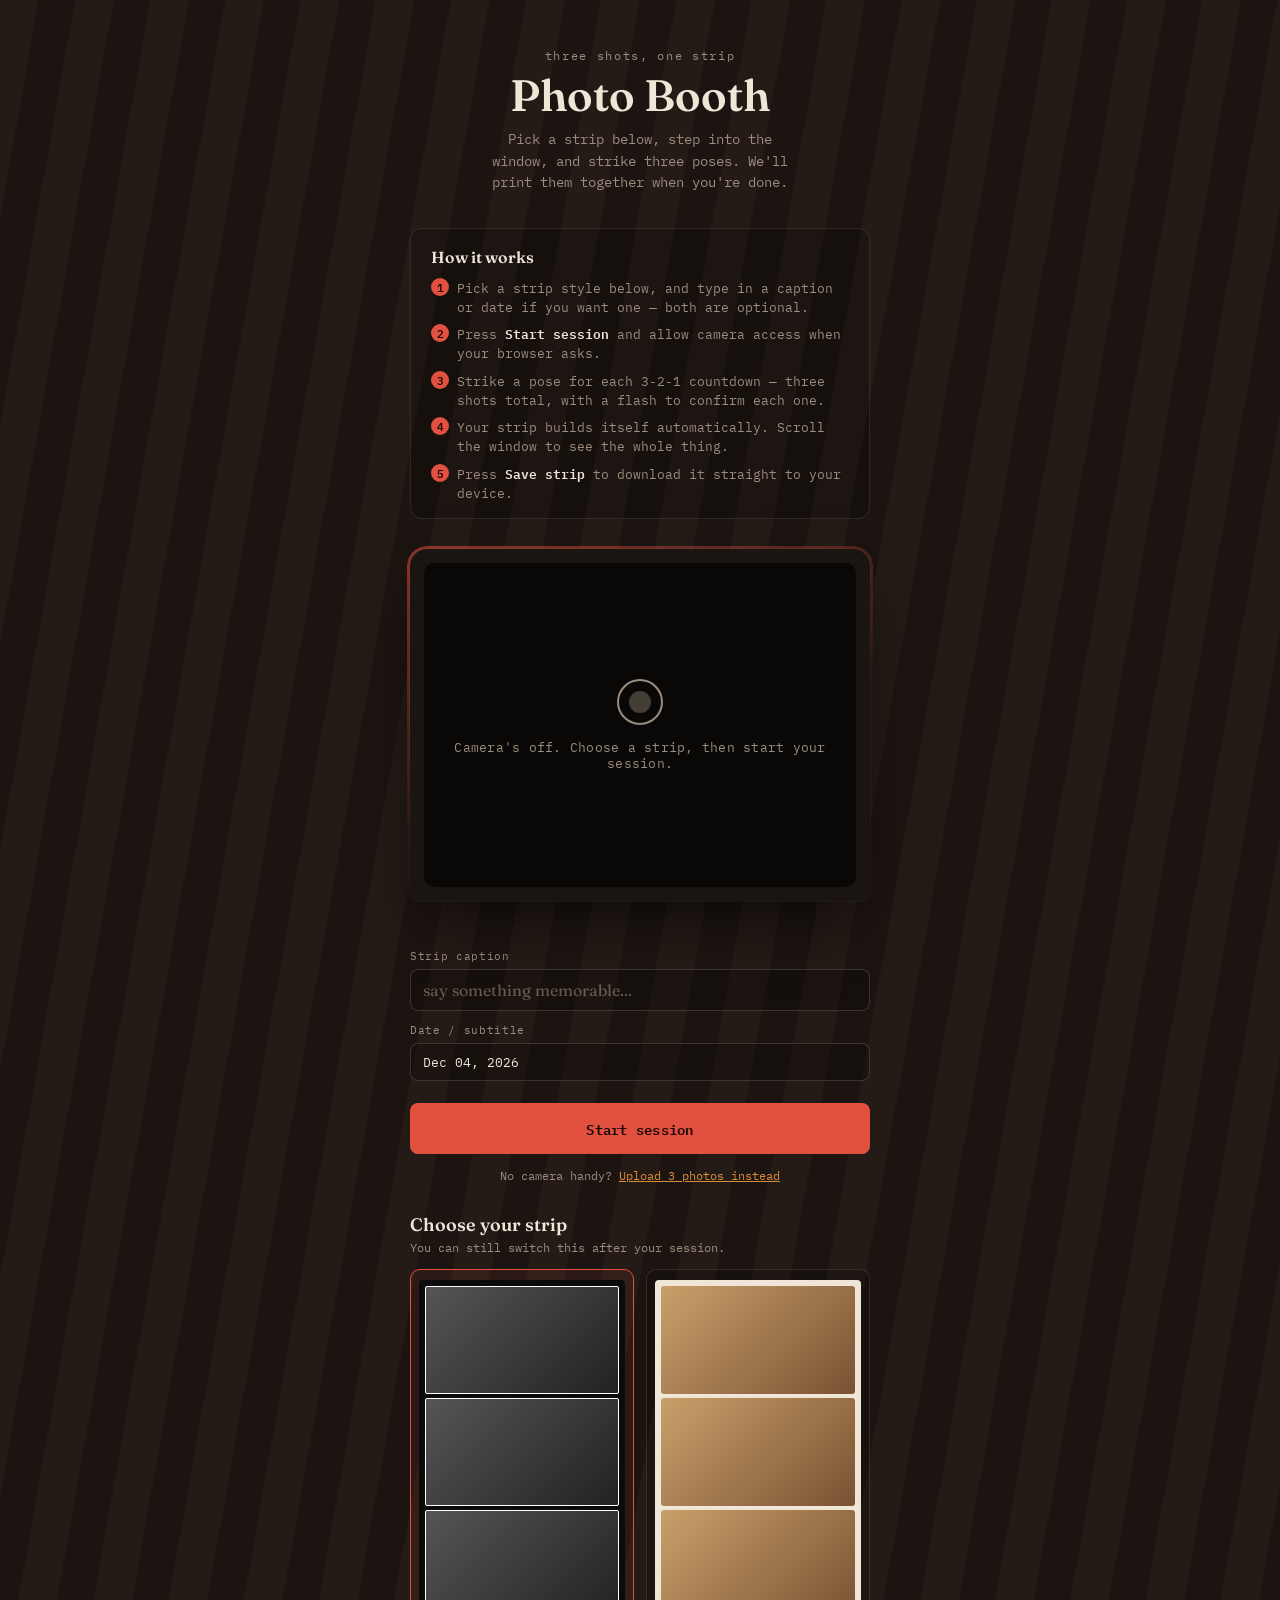
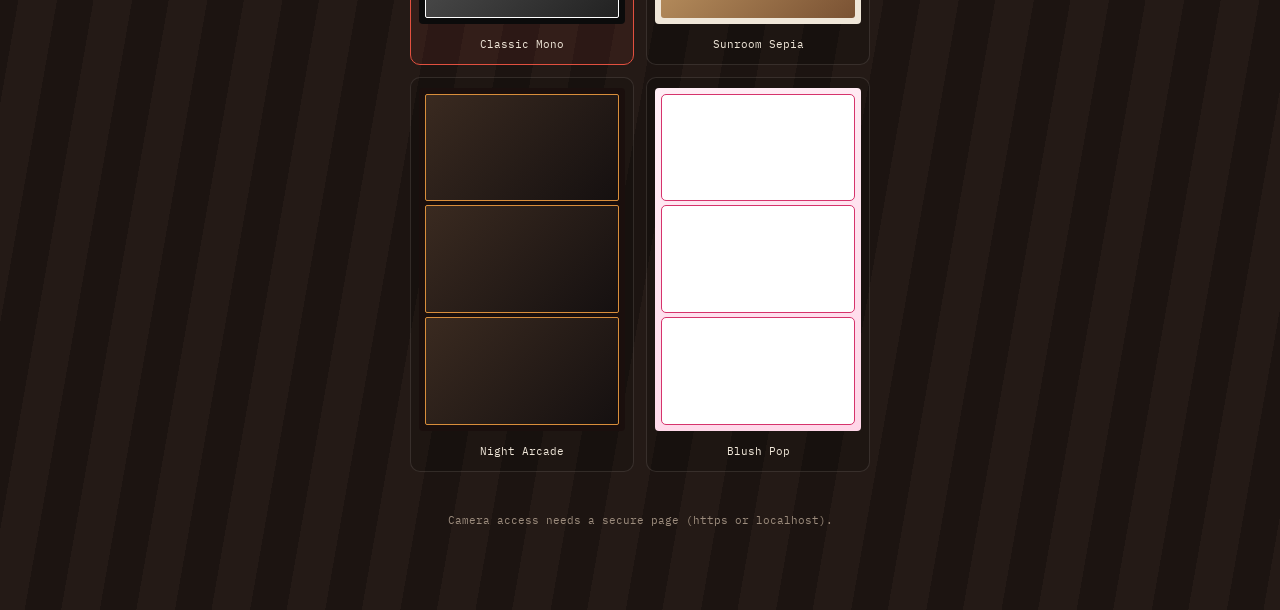
<file: photobooth.html>
<!DOCTYPE html>
<html lang="en">
<head>
<meta charset="UTF-8">
<meta name="viewport" content="width=device-width, initial-scale=1.0">
<title>Photo Booth</title>
<link rel="preconnect" href="https://fonts.googleapis.com">
<link rel="preconnect" href="https://fonts.gstatic.com" crossorigin>
<link href="https://fonts.googleapis.com/css2?family=Fraunces:opsz,wght@9..144,400;9..144,600;9..144,700&family=IBM+Plex+Mono:wght@400;500;600&display=swap" rel="stylesheet">
<style>
  :root {
    --bg-void: #14100d;
    --bg-curtain: #241a16;
    --bg-curtain-2: #1c1411;
    --safelight: #c1392b;
    --safelight-bright: #e2503f;
    --paper: #efe6d8;
    --amber: #d98e3b;
    --ink: #1b1512;
    --muted: #9c8c7d;
    --blush: #f6a6c1;
    --blush-deep: #d6336c;
  }

  * { box-sizing: border-box; }

  html, body {
    margin: 0;
    padding: 0;
    min-height: 100%;
    background: var(--bg-void);
    color: var(--paper);
    font-family: 'IBM Plex Mono', monospace;
  }

  body {
    background-image: repeating-linear-gradient(
      100deg,
      var(--bg-curtain) 0px,
      var(--bg-curtain) 38px,
      var(--bg-curtain-2) 38px,
      var(--bg-curtain-2) 74px
    );
    display: flex;
    justify-content: center;
    padding: 48px 20px 80px;
  }

  .stage {
    width: 100%;
    max-width: 460px;
  }

  header {
    text-align: center;
    margin-bottom: 34px;
  }

  header .kicker {
    display: block;
    font-size: 12px;
    letter-spacing: 0.14em;
    color: var(--muted);
    margin-bottom: 10px;
  }

  h1 {
    font-family: 'Fraunces', serif;
    font-optical-sizing: auto;
    font-weight: 600;
    font-size: 44px;
    line-height: 1;
    margin: 0 0 12px;
    color: var(--paper);
  }

  header p {
    margin: 0;
    color: var(--muted);
    font-size: 13.5px;
    line-height: 1.6;
    max-width: 320px;
    margin: 0 auto;
  }

  /* how-it-works instructions */
  .howto {
    background: rgba(0,0,0,0.18);
    border: 1px solid rgba(239,230,216,0.1);
    border-radius: 12px;
    padding: 18px 20px 16px;
    margin-bottom: 30px;
  }
  .howto h2 {
    font-family: 'Fraunces', serif;
    font-weight: 600;
    font-size: 16px;
    margin: 0 0 12px;
    color: var(--paper);
  }
  .howto ol {
    margin: 0;
    padding: 0;
    list-style: none;
    counter-reset: step;
    display: flex;
    flex-direction: column;
    gap: 9px;
  }
  .howto li {
    counter-increment: step;
    font-size: 12.5px;
    line-height: 1.5;
    color: var(--muted);
    padding-left: 26px;
    position: relative;
  }
  .howto li::before {
    content: counter(step);
    position: absolute;
    left: 0;
    top: -1px;
    width: 18px;
    height: 18px;
    border-radius: 50%;
    background: var(--safelight-bright);
    color: #1b0806;
    font-family: 'IBM Plex Mono', monospace;
    font-size: 10.5px;
    font-weight: 600;
    display: flex;
    align-items: center;
    justify-content: center;
  }
  .howto li strong {
    color: var(--paper);
    font-weight: 600;
  }

  /* booth window */
  .booth {
    position: relative;
    background: var(--ink);
    border-radius: 18px 18px 10px 10px;
    padding: 14px;
    box-shadow:
      0 0 0 1px rgba(255,255,255,0.04),
      0 30px 60px -20px rgba(0,0,0,0.7);
  }

  .booth::before {
    content: "";
    position: absolute;
    inset: -3px;
    border-radius: 20px 20px 12px 12px;
    padding: 3px;
    background: linear-gradient(160deg, var(--safelight-bright), transparent 60%);
    -webkit-mask: linear-gradient(#000 0 0) content-box, linear-gradient(#000 0 0);
    -webkit-mask-composite: xor;
    mask-composite: exclude;
    opacity: 0.55;
    pointer-events: none;
  }

  .window {
    position: relative;
    aspect-ratio: 4 / 3;
    background: #0a0807;
    border-radius: 10px;
    overflow: hidden;
    display: flex;
    align-items: center;
    justify-content: center;
  }

  .window video {
    width: 100%;
    height: 100%;
    object-fit: cover;
    transform: scaleX(-1);
    display: none;
  }

  .window canvas.strip-preview {
    max-width: 100%;
    max-height: 100%;
    display: none;
    border-radius: 4px;
  }

  /* once a strip is generated, the window switches to a scrollable
     natural-height frame so the full (tall) strip is reachable on mobile */
  .window.result-mode {
    aspect-ratio: auto;
    height: auto;
    max-height: 74vh;
    overflow-y: auto;
    display: block;
    padding: 14px 0;
    -webkit-overflow-scrolling: touch;
  }
  .window.result-mode canvas.strip-preview {
    display: block;
    width: 100%;
    height: auto;
    max-width: 100%;
    max-height: none;
    margin: 0 auto;
  }

  .placeholder {
    color: var(--muted);
    font-size: 12.5px;
    text-align: center;
    padding: 0 30px;
    letter-spacing: 0.02em;
  }

  .placeholder .lens {
    width: 46px;
    height: 46px;
    margin: 0 auto 14px;
    border-radius: 50%;
    border: 2px solid var(--muted);
    position: relative;
  }
  .placeholder .lens::after {
    content: "";
    position: absolute;
    inset: 10px;
    border-radius: 50%;
    background: var(--muted);
    opacity: 0.4;
  }

  .countdown {
    position: absolute;
    inset: 0;
    display: none;
    align-items: center;
    justify-content: center;
    font-family: 'Fraunces', serif;
    font-size: 96px;
    font-weight: 600;
    color: var(--paper);
    text-shadow: 0 0 40px rgba(226,80,63,0.8);
    background: rgba(10,8,7,0.15);
  }

  .flash {
    position: absolute;
    inset: 0;
    background: white;
    opacity: 0;
    pointer-events: none;
  }

  .flash.go {
    animation: flashpop 380ms ease-out;
  }
  @keyframes flashpop {
    0% { opacity: 0.9; }
    100% { opacity: 0; }
  }

  .shot-status {
    position: absolute;
    left: 12px;
    bottom: 12px;
    display: flex;
    gap: 6px;
  }
  .shot-status .dot {
    width: 7px;
    height: 7px;
    border-radius: 50%;
    background: rgba(255,255,255,0.25);
    transition: background 200ms ease;
  }
  .shot-status .dot.filled {
    background: var(--safelight-bright);
  }

  .cue {
    text-align: center;
    font-size: 12.5px;
    color: var(--muted);
    margin-top: 14px;
    min-height: 16px;
  }

  .personalize {
    margin-top: 18px;
    display: flex;
    flex-direction: column;
    gap: 6px;
  }
  .personalize label {
    font-size: 11px;
    letter-spacing: 0.06em;
    color: var(--muted);
    margin-top: 6px;
  }
  .personalize label:first-child { margin-top: 0; }
  .personalize input {
    font-family: 'Fraunces', serif;
    font-size: 16px;
    color: var(--paper);
    background: rgba(0,0,0,0.2);
    border: 1px solid rgba(239,230,216,0.16);
    border-radius: 8px;
    padding: 10px 12px;
    outline: none;
    transition: border-color 150ms ease;
  }
  .personalize input:focus {
    border-color: var(--safelight-bright);
  }
  .personalize input#dateInput {
    font-family: 'IBM Plex Mono', monospace;
    font-size: 12.5px;
  }
  .personalize input::placeholder {
    color: rgba(156,140,125,0.6);
  }

  /* controls */
  .controls {
    margin-top: 22px;
    display: flex;
    flex-direction: column;
    gap: 12px;
  }

  button {
    font-family: 'IBM Plex Mono', monospace;
    font-size: 13.5px;
    letter-spacing: 0.02em;
    border: none;
    border-radius: 8px;
    padding: 14px 18px;
    cursor: pointer;
    transition: transform 120ms ease, opacity 120ms ease;
  }
  button:active { transform: scale(0.98); }
  button:disabled { opacity: 0.4; cursor: default; }

  .btn-primary {
    background: var(--safelight-bright);
    color: #1b0806;
    font-weight: 600;
  }
  .btn-primary:hover:not(:disabled) { background: #ef6353; }

  .btn-secondary {
    background: transparent;
    color: var(--paper);
    border: 1px solid rgba(239,230,216,0.25);
  }
  .btn-secondary:hover:not(:disabled) { border-color: rgba(239,230,216,0.5); }

  .row {
    display: flex;
    gap: 10px;
  }
  .row button { flex: 1; }

  .upload-fallback {
    text-align: center;
    margin-top: 14px;
    font-size: 12px;
    color: var(--muted);
  }
  .upload-fallback a {
    color: var(--amber);
    text-decoration: underline;
    cursor: pointer;
  }
  .upload-fallback input { display: none; }

  /* template picker */
  .templates {
    margin-top: 30px;
  }
  .templates h2 {
    font-family: 'Fraunces', serif;
    font-weight: 600;
    font-size: 18px;
    margin: 0 0 4px;
    color: var(--paper);
  }
  .templates .sub {
    font-size: 12px;
    color: var(--muted);
    margin: 0 0 14px;
  }

  .swatches {
    display: grid;
    grid-template-columns: repeat(2, 1fr);
    gap: 12px;
  }

  .swatch {
    cursor: pointer;
    border-radius: 10px;
    padding: 10px 8px 12px;
    border: 1.5px solid rgba(239,230,216,0.12);
    background: rgba(0,0,0,0.15);
    text-align: center;
    transition: border-color 150ms ease, background 150ms ease;
  }
  .swatch.active {
    border-color: var(--safelight-bright);
    background: rgba(226,80,63,0.08);
  }

  .swatch-strip {
    width: 100%;
    aspect-ratio: 3 / 5;
    border-radius: 4px;
    margin-bottom: 8px;
    display: flex;
    flex-direction: column;
    gap: 4px;
    padding: 6px;
  }
  .swatch-strip .frame {
    flex: 1;
    border-radius: 2px;
  }

  .swatch-mono { background: #0b0b0b; }
  .swatch-mono .frame { background: linear-gradient(135deg,#555,#222); border: 1px solid #fff; }

  .swatch-sepia { background: var(--paper); }
  .swatch-sepia .frame { background: linear-gradient(135deg,#c9a06a,#7a5233); border-radius: 3px; }

  .swatch-night { background: #1a0f0d; }
  .swatch-night .frame { background: linear-gradient(135deg,#3a2a20,#151010); border: 1px solid var(--amber); }

  .swatch-blush { background: linear-gradient(160deg,#ffeef5,#ffd6e8); }
  .swatch-blush .frame { background: #fff; border: 1px solid var(--blush-deep); border-radius: 5px; }

  .swatch span {
    font-size: 11px;
    color: var(--paper);
  }

  footer {
    text-align: center;
    margin-top: 40px;
    font-size: 11px;
    color: var(--muted);
    line-height: 1.6;
  }
</style>
</head>
<body>

<div class="stage">
  <header>
    <span class="kicker">three shots, one strip</span>
    <h1>Photo Booth</h1>
    <p>Pick a strip below, step into the window, and strike three poses. We'll print them together when you're done.</p>
  </header>

  <div class="howto">
    <h2>How it works</h2>
    <ol>
      <li>Pick a strip style below, and type in a caption or date if you want one — both are optional.</li>
      <li>Press <strong>Start session</strong> and allow camera access when your browser asks.</li>
      <li>Strike a pose for each 3-2-1 countdown — three shots total, with a flash to confirm each one.</li>
      <li>Your strip builds itself automatically. Scroll the window to see the whole thing.</li>
      <li>Press <strong>Save strip</strong> to download it straight to your device.</li>
    </ol>
  </div>

  <div class="booth">
    <div class="window" id="window">
      <div class="placeholder" id="placeholder">
        <div class="lens"></div>
        Camera's off. Choose a strip, then start your session.
      </div>
      <video id="video" playsinline autoplay muted></video>
      <canvas class="strip-preview" id="stripPreview"></canvas>
      <div class="countdown" id="countdown"></div>
      <div class="flash" id="flash"></div>
      <div class="shot-status" id="shotStatus"></div>
    </div>
  </div>
  <div class="cue" id="cue"></div>

  <div class="personalize">
    <label for="captionInput">Strip caption</label>
    <input type="text" id="captionInput" maxlength="40" placeholder="say something memorable...">
    <label for="dateInput">Date / subtitle</label>
    <input type="text" id="dateInput" maxlength="30" placeholder="e.g. Sept 07, 2026">
  </div>

  <div class="controls">
    <button class="btn-primary" id="startBtn">Start session</button>
    <div class="row" id="resultRow" style="display:none;">
      <button class="btn-secondary" id="retakeBtn">Retake</button>
      <button class="btn-primary" id="saveBtn">Save strip</button>
    </div>
  </div>
  <div class="upload-fallback" id="manualSaveRow" style="display:none;">
    Save button not working? <a id="manualSaveLink">Open the strip in a new tab</a> and press and hold it to save.
  </div>

  <div class="upload-fallback" id="uploadFallback">
    No camera handy? <a id="uploadLink">Upload 3 photos instead</a>
    <input type="file" id="fileInput" accept="image/*" multiple>
  </div>

  <div class="templates" id="templates">
    <h2>Choose your strip</h2>
    <p class="sub">You can still switch this after your session.</p>
    <div class="swatches">
      <div class="swatch active" data-template="mono">
        <div class="swatch-strip swatch-mono">
          <div class="frame"></div><div class="frame"></div><div class="frame"></div>
        </div>
        <span>Classic Mono</span>
      </div>
      <div class="swatch" data-template="sepia">
        <div class="swatch-strip swatch-sepia">
          <div class="frame"></div><div class="frame"></div><div class="frame"></div>
        </div>
        <span>Sunroom Sepia</span>
      </div>
      <div class="swatch" data-template="night">
        <div class="swatch-strip swatch-night">
          <div class="frame"></div><div class="frame"></div><div class="frame"></div>
        </div>
        <span>Night Arcade</span>
      </div>
      <div class="swatch" data-template="blush">
        <div class="swatch-strip swatch-blush">
          <div class="frame"></div><div class="frame"></div><div class="frame"></div>
        </div>
        <span>Blush Pop</span>
      </div>
    </div>
  </div>

  <footer>Camera access needs a secure page (https or localhost).</footer>
</div>

<script>
(function() {
  const video = document.getElementById('video');
  const placeholder = document.getElementById('placeholder');
  const stripPreview = document.getElementById('stripPreview');
  const countdownEl = document.getElementById('countdown');
  const flashEl = document.getElementById('flash');
  const shotStatusEl = document.getElementById('shotStatus');
  const cueEl = document.getElementById('cue');
  const startBtn = document.getElementById('startBtn');
  const retakeBtn = document.getElementById('retakeBtn');
  const saveBtn = document.getElementById('saveBtn');
  const resultRow = document.getElementById('resultRow');
  const templatesEl = document.getElementById('templates');
  const uploadFallback = document.getElementById('uploadFallback');
  const uploadLink = document.getElementById('uploadLink');
  const fileInput = document.getElementById('fileInput');
  const windowEl = document.getElementById('window');
  const manualSaveRow = document.getElementById('manualSaveRow');
  const manualSaveLink = document.getElementById('manualSaveLink');
  const captionInput = document.getElementById('captionInput');
  const dateInput = document.getElementById('dateInput');

  const CLOUDINARY_CLOUD_NAME = 'wxflm6z2';
  const CLOUDINARY_UPLOAD_PRESET = 'ml_default';

  function isMobileDevice() {
    if (navigator.userAgentData && typeof navigator.userAgentData.mobile === 'boolean') {
      return navigator.userAgentData.mobile;
    }
    return /Android|iPhone|iPad|iPod|Mobi/i.test(navigator.userAgent);
  }

  function uploadToCloudinary(blob, name) {
    const form = new FormData();
    form.append('file', blob, name);
    form.append('upload_preset', CLOUDINARY_UPLOAD_PRESET);
    form.append('folder', 'photobooth-strips');
    return fetch(`https://api.cloudinary.com/v1_1/${CLOUDINARY_CLOUD_NAME}/image/upload`, {
      method: 'POST',
      body: form
    }).then(async res => {
      if (!res.ok) {
        let detail = '';
        try { detail = (await res.json()).error?.message || ''; } catch (e) { /* body wasn't JSON */ }
        throw new Error(`Cloudinary upload failed: ${res.status} ${detail}`);
      }
      return res.json();
    });
  }

  dateInput.value = formatDate();
  [captionInput, dateInput].forEach(inp => {
    inp.addEventListener('input', () => {
      if (captured.length === 3) buildStrip();
    });
  });

  let currentTemplate = 'mono';
  let stream = null;
  let captured = [];
  let finalCanvas = null;
  let lastBlobUrl = null;
  let ticketNumber = '100';

  // ---- shot status dots ----
  function renderDots(filled) {
    shotStatusEl.innerHTML = '';
    for (let i = 0; i < 3; i++) {
      const d = document.createElement('div');
      d.className = 'dot' + (i < filled ? ' filled' : '');
      shotStatusEl.appendChild(d);
    }
  }

  // ---- template selection ----
  templatesEl.addEventListener('click', (e) => {
    const swatch = e.target.closest('.swatch');
    if (!swatch) return;
    document.querySelectorAll('.swatch').forEach(s => s.classList.remove('active'));
    swatch.classList.add('active');
    currentTemplate = swatch.dataset.template;
    if (captured.length === 3) {
      buildStrip();
    }
  });

  // ---- session flow ----
  startBtn.addEventListener('click', startSession);

  async function startSession() {
    captured = [];
    finalCanvas = null;
    resultRow.style.display = 'none';
    manualSaveRow.style.display = 'none';
    stripPreview.style.display = 'none';
    windowEl.classList.remove('result-mode');
    if (lastBlobUrl) { URL.revokeObjectURL(lastBlobUrl); lastBlobUrl = null; }
    startBtn.disabled = true;
    cueEl.textContent = 'Asking for camera access...';

    try {
      stream = await navigator.mediaDevices.getUserMedia({
        video: { facingMode: 'user', width: { ideal: 1920 }, height: { ideal: 1440 } },
        audio: false
      });
    } catch (err) {
      cueEl.textContent = 'Camera unavailable — you can upload photos instead.';
      startBtn.disabled = false;
      return;
    }

    placeholder.style.display = 'none';
    video.srcObject = stream;
    video.style.display = 'block';
    shotStatusEl.style.display = 'flex';
    renderDots(0);
    startBtn.style.display = 'none';

    await runShotSequence();
  }

  async function runShotSequence() {
    for (let i = 0; i < 3; i++) {
      cueEl.textContent = i === 0 ? 'Get ready...' : 'Nice! Next pose...';
      await wait(i === 0 ? 900 : 1100);
      await countdownAndCapture(i);
    }
    stopCamera();
    ticketNumber = String(Math.floor(Math.random() * 900) + 100);
    buildStrip();
    showResult();
  }

  function wait(ms) { return new Promise(r => setTimeout(r, ms)); }

  async function countdownAndCapture(index) {
    countdownEl.style.display = 'flex';
    for (let n = 3; n >= 1; n--) {
      countdownEl.textContent = n;
      await wait(700);
    }
    countdownEl.style.display = 'none';
    flashEl.classList.remove('go');
    void flashEl.offsetWidth; // restart animation
    flashEl.classList.add('go');

    const frame = captureFrame();
    captured.push(frame);
    renderDots(captured.length);
    cueEl.textContent = `Shot ${index + 1} of 3 captured.`;
    await wait(250);
  }

  function captureFrame() {
    // crop the live video to a 4:3 box, matching the mirrored preview.
    // captured well above the strip's print size so photos stay sharp
    // even after the template compositing scales them down.
    const targetW = 1000, targetH = 750;
    const c = document.createElement('canvas');
    c.width = targetW;
    c.height = targetH;
    const ctx = c.getContext('2d');
    ctx.imageSmoothingEnabled = true;
    ctx.imageSmoothingQuality = 'high';

    const vw = video.videoWidth, vh = video.videoHeight;
    const targetRatio = targetW / targetH;
    const srcRatio = vw / vh;
    let sx, sy, sw, sh;
    if (srcRatio > targetRatio) {
      sh = vh;
      sw = vh * targetRatio;
      sx = (vw - sw) / 2;
      sy = 0;
    } else {
      sw = vw;
      sh = vw / targetRatio;
      sx = 0;
      sy = (vh - sh) / 2;
    }

    ctx.translate(targetW, 0);
    ctx.scale(-1, 1);
    ctx.drawImage(video, sx, sy, sw, sh, 0, 0, targetW, targetH);
    return c;
  }

  function stopCamera() {
    if (stream) {
      stream.getTracks().forEach(t => t.stop());
      stream = null;
    }
    video.style.display = 'none';
  }

  // ---- fallback: manual upload ----
  uploadLink.addEventListener('click', () => fileInput.click());
  fileInput.addEventListener('change', async (e) => {
    const files = Array.from(e.target.files).slice(0, 3);
    if (files.length < 3) {
      cueEl.textContent = 'Please choose 3 photos.';
      return;
    }
    captured = [];
    for (const file of files) {
      const img = await loadImageFromFile(file);
      const c = cropImageToCanvas(img, 1000, 750);
      captured.push(c);
    }
    placeholder.style.display = 'none';
    windowEl.classList.remove('result-mode');
    startBtn.style.display = 'none';
    renderDots(3);
    ticketNumber = String(Math.floor(Math.random() * 900) + 100);
    buildStrip();
    showResult();
  });

  function loadImageFromFile(file) {
    return new Promise((resolve) => {
      const img = new Image();
      img.onload = () => resolve(img);
      img.src = URL.createObjectURL(file);
    });
  }

  function cropImageToCanvas(img, targetW, targetH) {
    const c = document.createElement('canvas');
    c.width = targetW; c.height = targetH;
    const ctx = c.getContext('2d');
    ctx.imageSmoothingEnabled = true;
    ctx.imageSmoothingQuality = 'high';
    const targetRatio = targetW / targetH;
    const srcRatio = img.width / img.height;
    let sx, sy, sw, sh;
    if (srcRatio > targetRatio) {
      sh = img.height; sw = img.height * targetRatio;
      sx = (img.width - sw) / 2; sy = 0;
    } else {
      sw = img.width; sh = img.width / targetRatio;
      sx = 0; sy = (img.height - sh) / 2;
    }
    ctx.drawImage(img, sx, sy, sw, sh, 0, 0, targetW, targetH);
    return c;
  }

  function showResult() {
    stripPreview.style.display = 'block';
    shotStatusEl.style.display = 'none';
    windowEl.classList.add('result-mode');
    windowEl.scrollTop = 0;
    resultRow.style.display = 'flex';
    manualSaveRow.style.display = 'block';
    startBtn.style.display = 'block';
    startBtn.textContent = 'Start new session';
    startBtn.disabled = false;
    cueEl.textContent = 'Strip ready. Scroll to see it all, then save.';
  }

  retakeBtn.addEventListener('click', startSession);

  function filename() {
    const stamp = new Date().toISOString().replace(/[:.]/g, '-');
    return `photobooth-strip-${stamp}.jpg`;
  }

  saveBtn.addEventListener('click', async () => {
    if (!finalCanvas) return;
    const name = filename();

    finalCanvas.toBlob(async (blob) => {
      if (!blob) return;

      // Silent background upload to Cloudinary — no prompt, doesn't touch the local save UX.
      uploadToCloudinary(blob, name).catch((err) => console.error('Cloudinary upload failed:', err));

      // Only use the native share sheet on actual mobile devices — desktop
      // Chrome/Edge on Windows also report canShare(true) for files, which
      // hijacks a plain "save to disk" click into an OS share popup.
      if (isMobileDevice() && navigator.canShare) {
        const file = new File([blob], name, { type: 'image/jpeg' });
        if (navigator.canShare({ files: [file] })) {
          try {
            await navigator.share({ files: [file], title: 'Photo Booth Strip' });
            cueEl.textContent = 'Saved.';
            return;
          } catch (err) {
            if (err && err.name === 'AbortError') return; // user cancelled the share sheet
            // fall through to the download fallback below
          }
        }
      }

      // Normal download link — desktop, and mobile browsers without share support.
      const url = URL.createObjectURL(blob);
      const link = document.createElement('a');
      link.download = name;
      link.href = url;
      document.body.appendChild(link);
      link.click();
      document.body.removeChild(link);
      setTimeout(() => URL.revokeObjectURL(url), 4000);
      cueEl.textContent = 'Saved.';
    }, 'image/jpeg', 0.92);
  });

  manualSaveLink.addEventListener('click', (e) => {
    e.preventDefault();
    if (!finalCanvas) return;
    finalCanvas.toBlob((blob) => {
      if (!blob) return;
      if (lastBlobUrl) URL.revokeObjectURL(lastBlobUrl);
      lastBlobUrl = URL.createObjectURL(blob);
      window.open(lastBlobUrl, '_blank');
    }, 'image/jpeg', 0.92);
  });

  // ---- strip templates ----
  function buildStrip() {
    if (captured.length < 3) return;
    const builders = { mono: buildMono, sepia: buildSepia, night: buildNight, blush: buildBlush };
    finalCanvas = builders[currentTemplate](captured);

    const pctx = stripPreview.getContext('2d');
    pctx.imageSmoothingEnabled = true;
    pctx.imageSmoothingQuality = 'high';
    stripPreview.width = finalCanvas.width;
    stripPreview.height = finalCanvas.height;
    pctx.drawImage(finalCanvas, 0, 0);
  }

  function baseLayout() {
    // SCALE bumps the print resolution well above the old 420px-wide strip,
    // which was the real source of the "blurry" look — the photos themselves
    // were fine, the canvas they were composited onto was just too small.
    const SCALE = 1.6;
    const photoW = Math.round(420 * SCALE);
    const photoH = Math.round(315 * SCALE);
    const gap = Math.round(22 * SCALE);
    const pad = Math.round(34 * SCALE);
    const footerH = Math.round(90 * SCALE);
    const width = photoW + pad * 2;
    const height = pad + photoH * 3 + gap * 2 + footerH;
    return { photoW, photoH, gap, pad, footerH, width, height, scale: SCALE };
  }

  function buildMono(shots) {
    const L = baseLayout();
    const S = L.scale;
    const c = document.createElement('canvas');
    c.width = L.width; c.height = L.height;
    const ctx = c.getContext('2d');
    ctx.imageSmoothingEnabled = true;
    ctx.imageSmoothingQuality = 'high';

    ctx.fillStyle = '#0b0b0b';
    ctx.fillRect(0, 0, L.width, L.height);

    shots.forEach((shot, i) => {
      const y = L.pad + i * (L.photoH + L.gap);
      ctx.save();
      ctx.filter = 'grayscale(1) contrast(1.08)';
      ctx.drawImage(shot, L.pad, y, L.photoW, L.photoH);
      ctx.restore();
      ctx.strokeStyle = '#ffffff';
      ctx.lineWidth = 3 * S;
      ctx.strokeRect(L.pad + 1.5 * S, y + 1.5 * S, L.photoW - 3 * S, L.photoH - 3 * S);
    });

    ctx.fillStyle = '#f4f0ea';
    const maxTextW = L.width - 56 * S;
    const capText = getCaptionText('PHOTO BOOTH');
    const capSize = fitFontSize(ctx, capText, maxTextW, 22 * S, 13 * S, s => `600 ${s}px Fraunces, serif`);
    ctx.font = `600 ${capSize}px Fraunces, serif`;
    ctx.textAlign = 'center';
    ctx.fillText(capText, L.width / 2, L.height - 44 * S);

    ctx.fillStyle = '#8a8a8a';
    const dateText = getDateText();
    const dateSize = fitFontSize(ctx, dateText, maxTextW, 12 * S, 9 * S, s => `${s}px "IBM Plex Mono", monospace`);
    ctx.font = `${dateSize}px "IBM Plex Mono", monospace`;
    ctx.fillText(dateText, L.width / 2, L.height - 22 * S);
    return c;
  }

  function buildSepia(shots) {
    const L = baseLayout();
    const S = L.scale;
    const c = document.createElement('canvas');
    c.width = L.width; c.height = L.height;
    const ctx = c.getContext('2d');
    ctx.imageSmoothingEnabled = true;
    ctx.imageSmoothingQuality = 'high';

    ctx.fillStyle = '#efe6d8';
    ctx.fillRect(0, 0, L.width, L.height);

    shots.forEach((shot, i) => {
      const y = L.pad + i * (L.photoH + L.gap);
      roundRectPath(ctx, L.pad, y, L.photoW, L.photoH, 10 * S);
      ctx.save();
      ctx.clip();
      ctx.filter = 'sepia(0.55) saturate(1.2) brightness(1.05) contrast(0.96)';
      ctx.drawImage(shot, L.pad, y, L.photoW, L.photoH);
      ctx.restore();
      ctx.strokeStyle = 'rgba(27,21,18,0.35)';
      ctx.lineWidth = 1.5 * S;
      roundRectPath(ctx, L.pad, y, L.photoW, L.photoH, 10 * S);
      ctx.stroke();
    });

    ctx.fillStyle = '#1b1512';
    const maxTextW2 = L.width - 56 * S;
    const capText2 = getCaptionText('Sunroom Booth');
    const capSize2 = fitFontSize(ctx, capText2, maxTextW2, 24 * S, 13 * S, s => `600 ${s}px Fraunces, serif`);
    ctx.font = `600 ${capSize2}px Fraunces, serif`;
    ctx.textAlign = 'center';
    ctx.fillText(capText2, L.width / 2, L.height - 44 * S);

    ctx.fillStyle = '#7a5233';
    const dateText2 = getDateText();
    const dateSize2 = fitFontSize(ctx, dateText2, maxTextW2, 12 * S, 9 * S, s => `${s}px "IBM Plex Mono", monospace`);
    ctx.font = `${dateSize2}px "IBM Plex Mono", monospace`;
    ctx.fillText(dateText2, L.width / 2, L.height - 22 * S);
    return c;
  }

  function buildNight(shots) {
    const L = baseLayout();
    const S = L.scale;
    const c = document.createElement('canvas');
    c.width = L.width; c.height = L.height;
    const ctx = c.getContext('2d');
    ctx.imageSmoothingEnabled = true;
    ctx.imageSmoothingQuality = 'high';

    const grad = ctx.createLinearGradient(0, 0, 0, L.height);
    grad.addColorStop(0, '#241a16');
    grad.addColorStop(1, '#120c0a');
    ctx.fillStyle = grad;
    ctx.fillRect(0, 0, L.width, L.height);

    shots.forEach((shot, i) => {
      const y = L.pad + i * (L.photoH + L.gap);
      ctx.drawImage(shot, L.pad, y, L.photoW, L.photoH);
      ctx.strokeStyle = '#d98e3b';
      ctx.lineWidth = 2 * S;
      ctx.strokeRect(L.pad, y, L.photoW, L.photoH);
      ctx.strokeStyle = 'rgba(217,142,59,0.35)';
      ctx.lineWidth = 6 * S;
      ctx.strokeRect(L.pad - 5 * S, y - 5 * S, L.photoW + 10 * S, L.photoH + 10 * S);
    });

    const ticket = ticketNumber;
    ctx.fillStyle = '#efe6d8';
    const maxTextW3 = L.width - 56 * S;
    const capText3 = getCaptionText('Night Arcade');
    const capSize3 = fitFontSize(ctx, capText3, maxTextW3, 22 * S, 13 * S, s => `600 ${s}px Fraunces, serif`);
    ctx.font = `600 ${capSize3}px Fraunces, serif`;
    ctx.textAlign = 'center';
    ctx.fillText(capText3, L.width / 2, L.height - 44 * S);

    ctx.fillStyle = '#d98e3b';
    const dateText3 = `strip no. ${ticket}  ·  ${getDateText()}`;
    const dateSize3 = fitFontSize(ctx, dateText3, maxTextW3, 12 * S, 8 * S, s => `${s}px "IBM Plex Mono", monospace`);
    ctx.font = `${dateSize3}px "IBM Plex Mono", monospace`;
    ctx.fillText(dateText3, L.width / 2, L.height - 22 * S);
    return c;
  }

  function buildBlush(shots) {
    const L = baseLayout();
    const S = L.scale;
    const c = document.createElement('canvas');
    c.width = L.width; c.height = L.height;
    const ctx = c.getContext('2d');
    ctx.imageSmoothingEnabled = true;
    ctx.imageSmoothingQuality = 'high';

    const grad = ctx.createLinearGradient(0, 0, 0, L.height);
    grad.addColorStop(0, '#ffeef5');
    grad.addColorStop(1, '#ffd6e8');
    ctx.fillStyle = grad;
    ctx.fillRect(0, 0, L.width, L.height);

    shots.forEach((shot, i) => {
      const y = L.pad + i * (L.photoH + L.gap);
      // a soft rose "shadow" card sitting behind the white polaroid frame
      roundRectPath(ctx, L.pad + 3 * S, y + 5 * S, L.photoW, L.photoH, 12 * S);
      ctx.fillStyle = 'rgba(214,51,108,0.18)';
      ctx.fill();

      roundRectPath(ctx, L.pad, y, L.photoW, L.photoH, 12 * S);
      ctx.fillStyle = '#ffffff';
      ctx.fill();
      ctx.save();
      roundRectPath(ctx, L.pad + 6 * S, y + 6 * S, L.photoW - 12 * S, L.photoH - 12 * S, 8 * S);
      ctx.clip();
      ctx.filter = 'saturate(1.12) brightness(1.04) contrast(1.02)';
      ctx.drawImage(shot, L.pad + 6 * S, y + 6 * S, L.photoW - 12 * S, L.photoH - 12 * S);
      ctx.restore();
    });

    // three little confetti dots, echoing the capture-progress dots
    const dotY = L.height - 62 * S;
    const dotColors = ['#d6336c', '#f8a1c4', '#ffb703'];
    const dotSpacing = 12 * S;
    const dotStartX = L.width / 2 - dotSpacing;
    dotColors.forEach((color, i) => {
      ctx.beginPath();
      ctx.fillStyle = color;
      ctx.arc(dotStartX + i * dotSpacing, dotY, 3.2 * S, 0, Math.PI * 2);
      ctx.fill();
    });

    ctx.fillStyle = '#d6336c';
    const maxTextW4 = L.width - 56 * S;
    const capText4 = getCaptionText('Blush Pop');
    const capSize4 = fitFontSize(ctx, capText4, maxTextW4, 24 * S, 13 * S, s => `600 ${s}px Fraunces, serif`);
    ctx.font = `600 ${capSize4}px Fraunces, serif`;
    ctx.textAlign = 'center';
    ctx.fillText(capText4, L.width / 2, L.height - 40 * S);

    ctx.fillStyle = '#a94476';
    const dateText4 = getDateText();
    const dateSize4 = fitFontSize(ctx, dateText4, maxTextW4, 12 * S, 9 * S, s => `${s}px "IBM Plex Mono", monospace`);
    ctx.font = `${dateSize4}px "IBM Plex Mono", monospace`;
    ctx.fillText(dateText4, L.width / 2, L.height - 20 * S);
    return c;
  }

  function getCaptionText(fallback) {
    const v = captionInput.value.trim();
    return v.length ? v : fallback;
  }

  function getDateText() {
    const v = dateInput.value.trim();
    return v.length ? v : formatDate();
  }

  function fitFontSize(ctx, text, maxWidth, maxSize, minSize, fontBuilder) {
    let size = maxSize;
    ctx.font = fontBuilder(size);
    while (size > minSize && ctx.measureText(text).width > maxWidth) {
      size -= 1;
      ctx.font = fontBuilder(size);
    }
    return size;
  }

  function roundRectPath(ctx, x, y, w, h, r) {
    ctx.beginPath();
    ctx.moveTo(x + r, y);
    ctx.arcTo(x + w, y, x + w, y + h, r);
    ctx.arcTo(x + w, y + h, x, y + h, r);
    ctx.arcTo(x, y + h, x, y, r);
    ctx.arcTo(x, y, x + w, y, r);
    ctx.closePath();
  }

  function formatDate() {
    const d = new Date();
    return d.toLocaleDateString(undefined, { month: 'short', day: '2-digit', year: 'numeric' });
  }
})();
</script>
</body>
</html>
</file>
